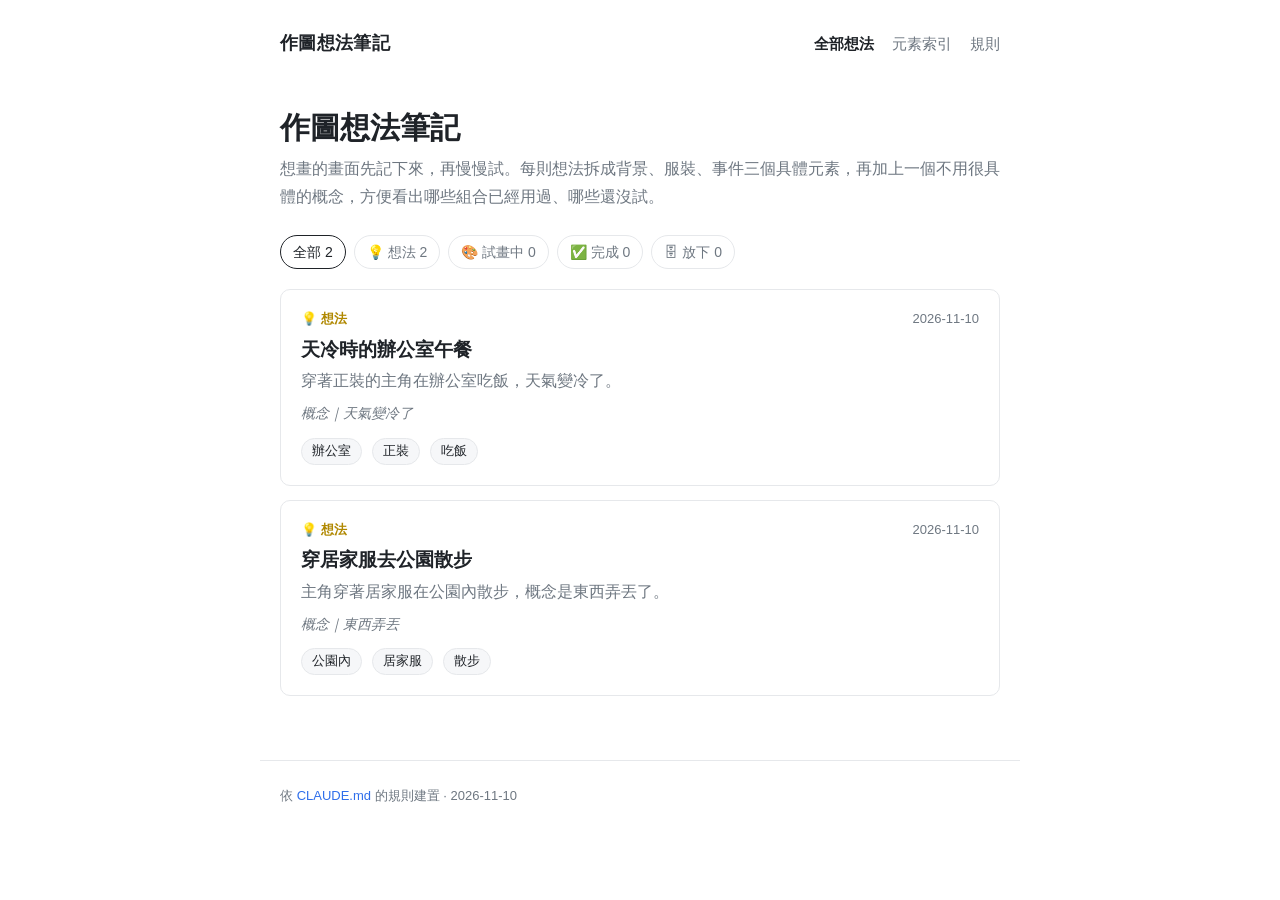
<file: docs/index.html>
<!doctype html>
<html lang="zh-Hant">
<head>
<meta charset="utf-8">
<meta name="viewport" content="width=device-width, initial-scale=1">
<title>全部想法｜作圖想法筆記</title>
<link rel="stylesheet" href="assets/style.css">
</head>
<body>
<header class="site">
  <a class="brand" href="index.html">作圖想法筆記</a>
  <nav><a href="index.html" aria-current="page">全部想法</a><a href="elements.html">元素索引</a><a href="rules.html">規則</a></nav>
</header>
<main>
<section class="intro">
  <h1>作圖想法筆記</h1>
  <p>想畫的畫面先記下來，再慢慢試。每則想法拆成背景、服裝、事件三個具體元素，再加上一個不用很具體的概念，方便看出哪些組合已經用過、哪些還沒試。</p>
</section>
<div class="filters" role="group" aria-label="依狀態篩選"><button class="filter" data-status="all" aria-pressed="true">全部 2</button><button class="filter" data-status="想法" aria-pressed="false">💡 想法 2</button><button class="filter" data-status="試畫中" aria-pressed="false">🎨 試畫中 0</button><button class="filter" data-status="完成" aria-pressed="false">✅ 完成 0</button><button class="filter" data-status="放下" aria-pressed="false">🗄 放下 0</button></div>
<section class="cards">
<article class="card" data-status="想法">
  <div class="card-head"><span class="badge s-0">💡 想法</span><time>2026-11-10</time></div>
  <h2><a href="notes/office-lunch-cold.html">天冷時的辦公室午餐</a></h2>
  <p>穿著正裝的主角在辦公室吃飯，天氣變冷了。</p>
  <p class="concept">概念｜天氣變冷了</p>
  <div class="chips"><a class="chip" href="elements.html#背景-辦公室" title="背景">辦公室</a><a class="chip" href="elements.html#服裝-正裝" title="服裝">正裝</a><a class="chip" href="elements.html#事件-吃飯" title="事件">吃飯</a></div>
</article><article class="card" data-status="想法">
  <div class="card-head"><span class="badge s-0">💡 想法</span><time>2026-11-10</time></div>
  <h2><a href="notes/park-walk-lost.html">穿居家服去公園散步</a></h2>
  <p>主角穿著居家服在公園內散步，概念是東西弄丟了。</p>
  <p class="concept">概念｜東西弄丟</p>
  <div class="chips"><a class="chip" href="elements.html#背景-公園內" title="背景">公園內</a><a class="chip" href="elements.html#服裝-居家服" title="服裝">居家服</a><a class="chip" href="elements.html#事件-散步" title="事件">散步</a></div>
</article>
</section>
</main>
<footer class="site">依 <a href="rules.html">CLAUDE.md</a> 的規則建置 · 2026-11-10</footer>
<script src="assets/app.js"></script>
</body>
</html>
</file>
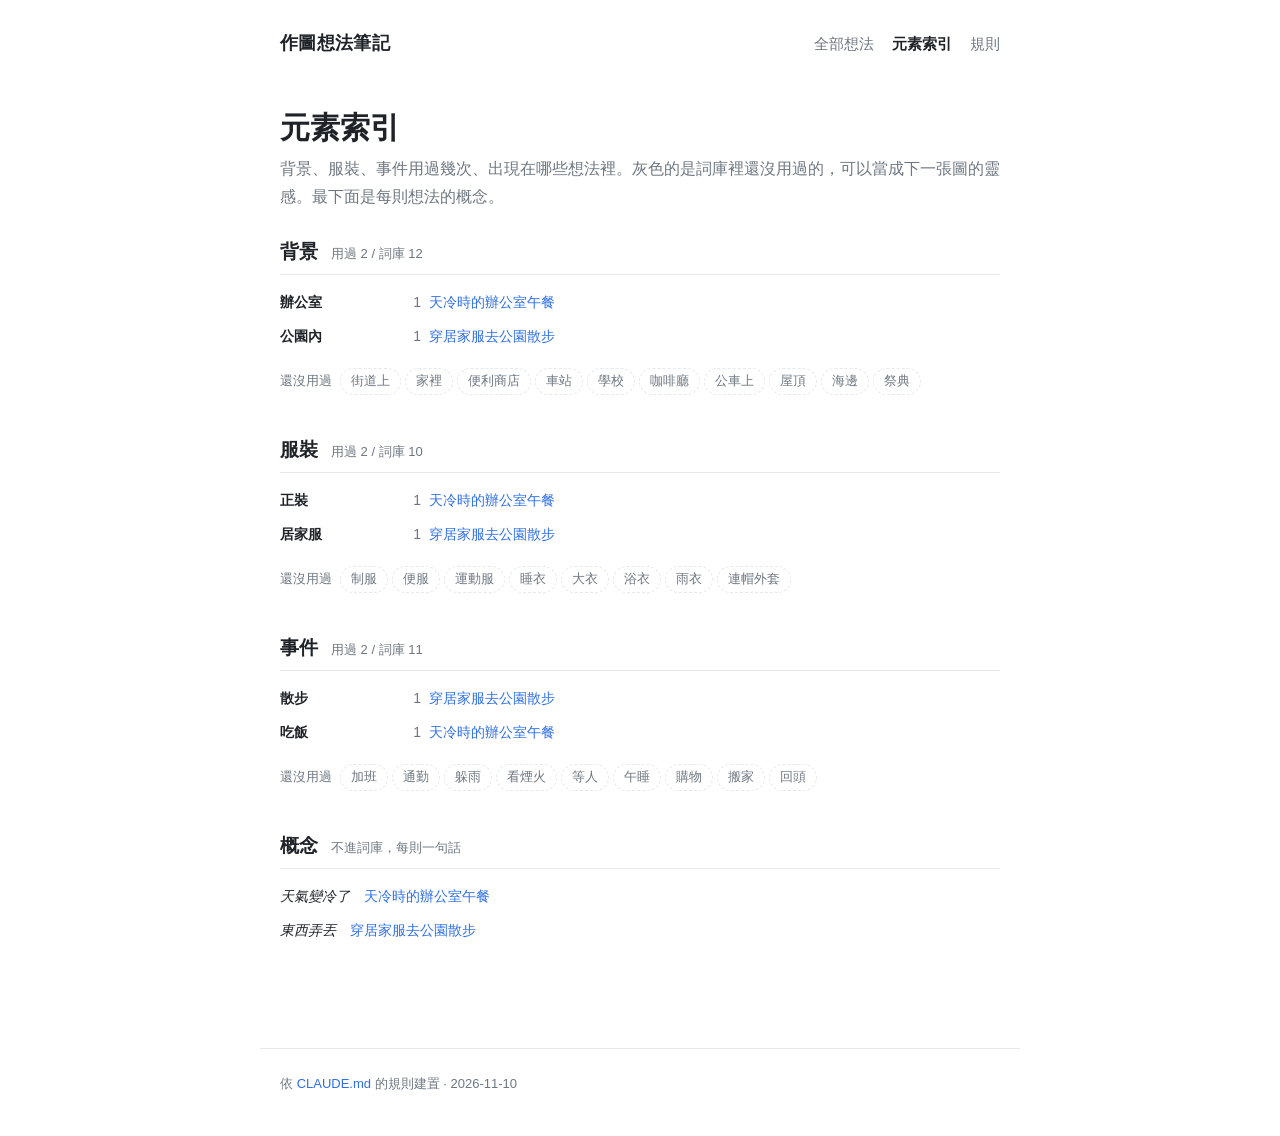
<file: docs/elements.html>
<!doctype html>
<html lang="zh-Hant">
<head>
<meta charset="utf-8">
<meta name="viewport" content="width=device-width, initial-scale=1">
<title>元素索引｜作圖想法筆記</title>
<link rel="stylesheet" href="assets/style.css">
</head>
<body>
<header class="site">
  <a class="brand" href="index.html">作圖想法筆記</a>
  <nav><a href="index.html">全部想法</a><a href="elements.html" aria-current="page">元素索引</a><a href="rules.html">規則</a></nav>
</header>
<main>
<section class="intro">
  <h1>元素索引</h1>
  <p>背景、服裝、事件用過幾次、出現在哪些想法裡。灰色的是詞庫裡還沒用過的，可以當成下一張圖的靈感。最下面是每則想法的概念。</p>
</section>
<section class="dim" id="背景">
  <h2>背景<span class="muted">　用過 2 / 詞庫 12</span></h2>
  <ul class="used"><li id="背景-辦公室"><span class="term">辦公室</span><span class="count">1</span><span class="where"><a href="notes/office-lunch-cold.html">天冷時的辦公室午餐</a></span></li><li id="背景-公園內"><span class="term">公園內</span><span class="count">1</span><span class="where"><a href="notes/park-walk-lost.html">穿居家服去公園散步</a></span></li></ul>
  <div class="unused-wrap"><span class="label">還沒用過</span><span class="chip unused" id="背景-街道上">街道上</span><span class="chip unused" id="背景-家裡">家裡</span><span class="chip unused" id="背景-便利商店">便利商店</span><span class="chip unused" id="背景-車站">車站</span><span class="chip unused" id="背景-學校">學校</span><span class="chip unused" id="背景-咖啡廳">咖啡廳</span><span class="chip unused" id="背景-公車上">公車上</span><span class="chip unused" id="背景-屋頂">屋頂</span><span class="chip unused" id="背景-海邊">海邊</span><span class="chip unused" id="背景-祭典">祭典</span></div>
</section><section class="dim" id="服裝">
  <h2>服裝<span class="muted">　用過 2 / 詞庫 10</span></h2>
  <ul class="used"><li id="服裝-正裝"><span class="term">正裝</span><span class="count">1</span><span class="where"><a href="notes/office-lunch-cold.html">天冷時的辦公室午餐</a></span></li><li id="服裝-居家服"><span class="term">居家服</span><span class="count">1</span><span class="where"><a href="notes/park-walk-lost.html">穿居家服去公園散步</a></span></li></ul>
  <div class="unused-wrap"><span class="label">還沒用過</span><span class="chip unused" id="服裝-制服">制服</span><span class="chip unused" id="服裝-便服">便服</span><span class="chip unused" id="服裝-運動服">運動服</span><span class="chip unused" id="服裝-睡衣">睡衣</span><span class="chip unused" id="服裝-大衣">大衣</span><span class="chip unused" id="服裝-浴衣">浴衣</span><span class="chip unused" id="服裝-雨衣">雨衣</span><span class="chip unused" id="服裝-連帽外套">連帽外套</span></div>
</section><section class="dim" id="事件">
  <h2>事件<span class="muted">　用過 2 / 詞庫 11</span></h2>
  <ul class="used"><li id="事件-散步"><span class="term">散步</span><span class="count">1</span><span class="where"><a href="notes/park-walk-lost.html">穿居家服去公園散步</a></span></li><li id="事件-吃飯"><span class="term">吃飯</span><span class="count">1</span><span class="where"><a href="notes/office-lunch-cold.html">天冷時的辦公室午餐</a></span></li></ul>
  <div class="unused-wrap"><span class="label">還沒用過</span><span class="chip unused" id="事件-加班">加班</span><span class="chip unused" id="事件-通勤">通勤</span><span class="chip unused" id="事件-躲雨">躲雨</span><span class="chip unused" id="事件-看煙火">看煙火</span><span class="chip unused" id="事件-等人">等人</span><span class="chip unused" id="事件-午睡">午睡</span><span class="chip unused" id="事件-購物">購物</span><span class="chip unused" id="事件-搬家">搬家</span><span class="chip unused" id="事件-回頭">回頭</span></div>
</section><section class="dim" id="概念">
  <h2>概念<span class="muted">　不進詞庫，每則一句話</span></h2>
  <ul class="concepts"><li><span class="term">天氣變冷了</span><a href="notes/office-lunch-cold.html">天冷時的辦公室午餐</a></li><li><span class="term">東西弄丟</span><a href="notes/park-walk-lost.html">穿居家服去公園散步</a></li></ul>
</section>
</main>
<footer class="site">依 <a href="rules.html">CLAUDE.md</a> 的規則建置 · 2026-11-10</footer>
<script src="assets/app.js"></script>
</body>
</html>
</file>
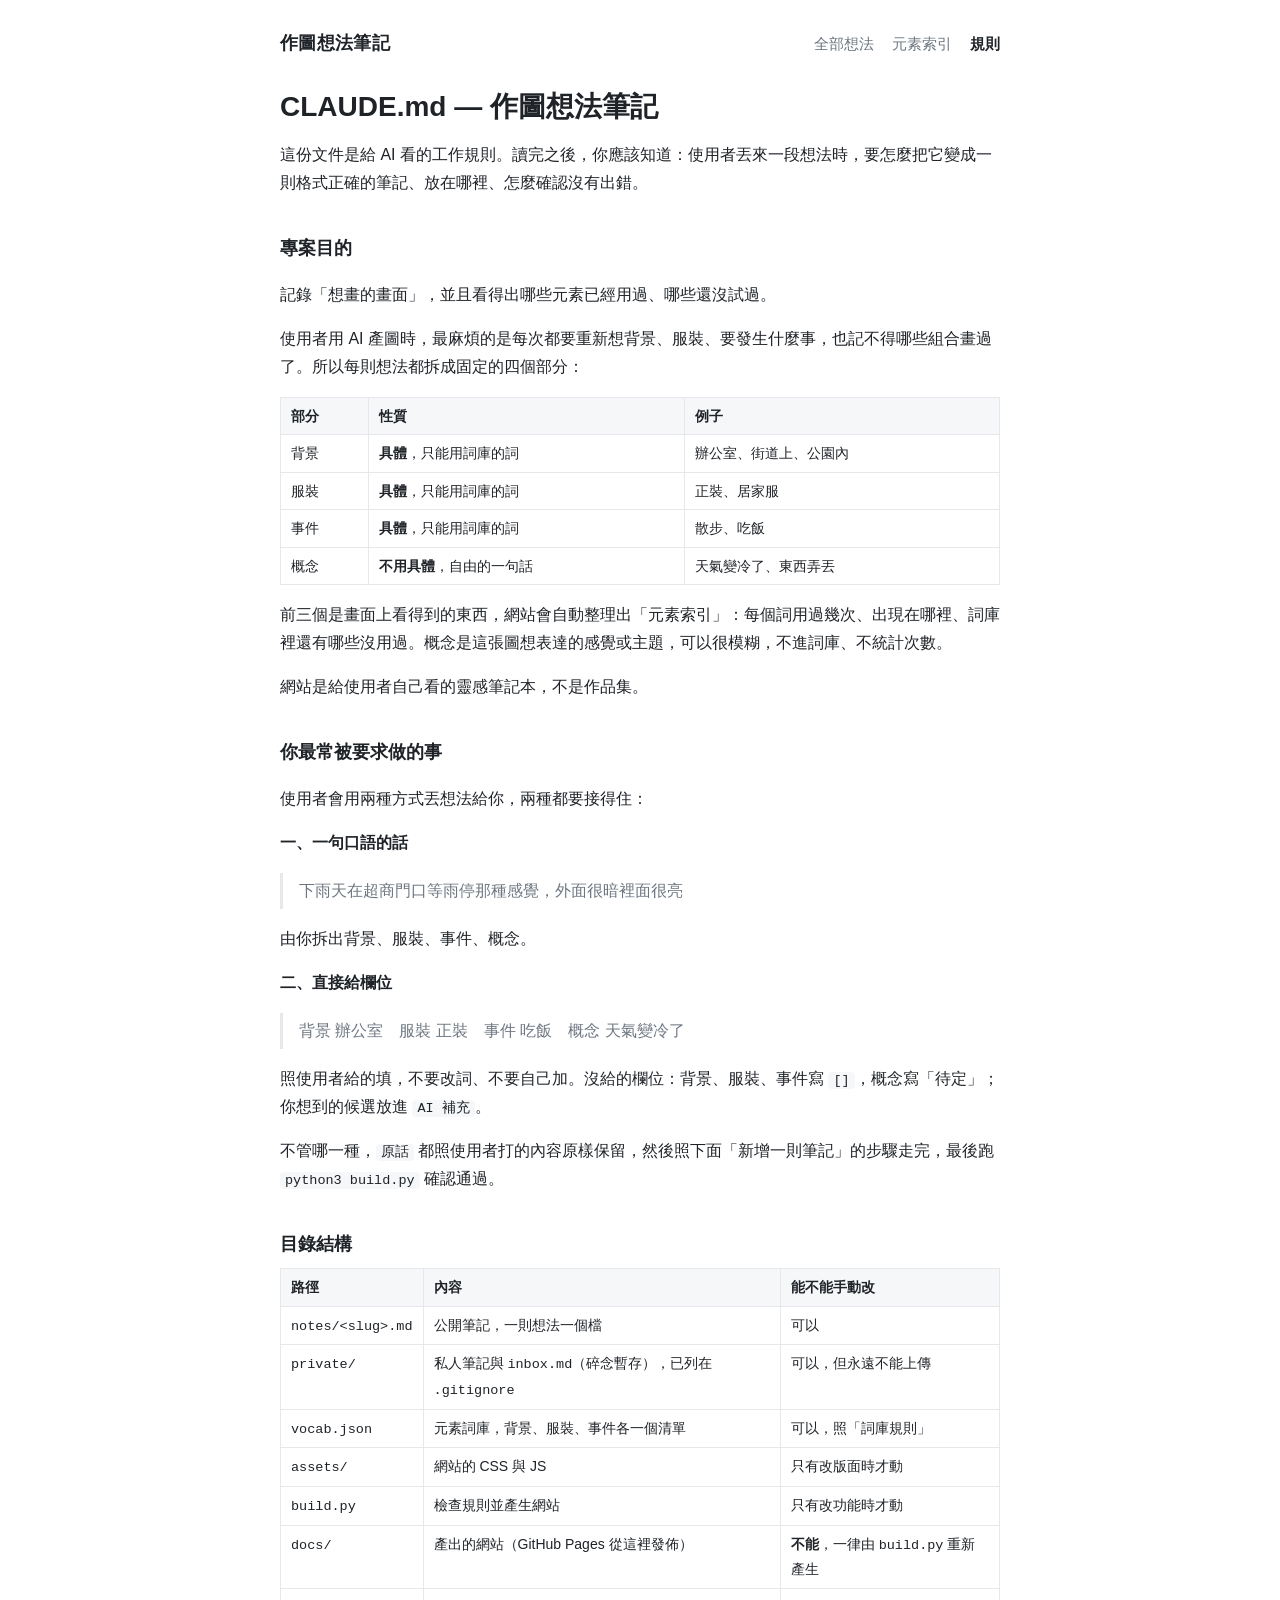
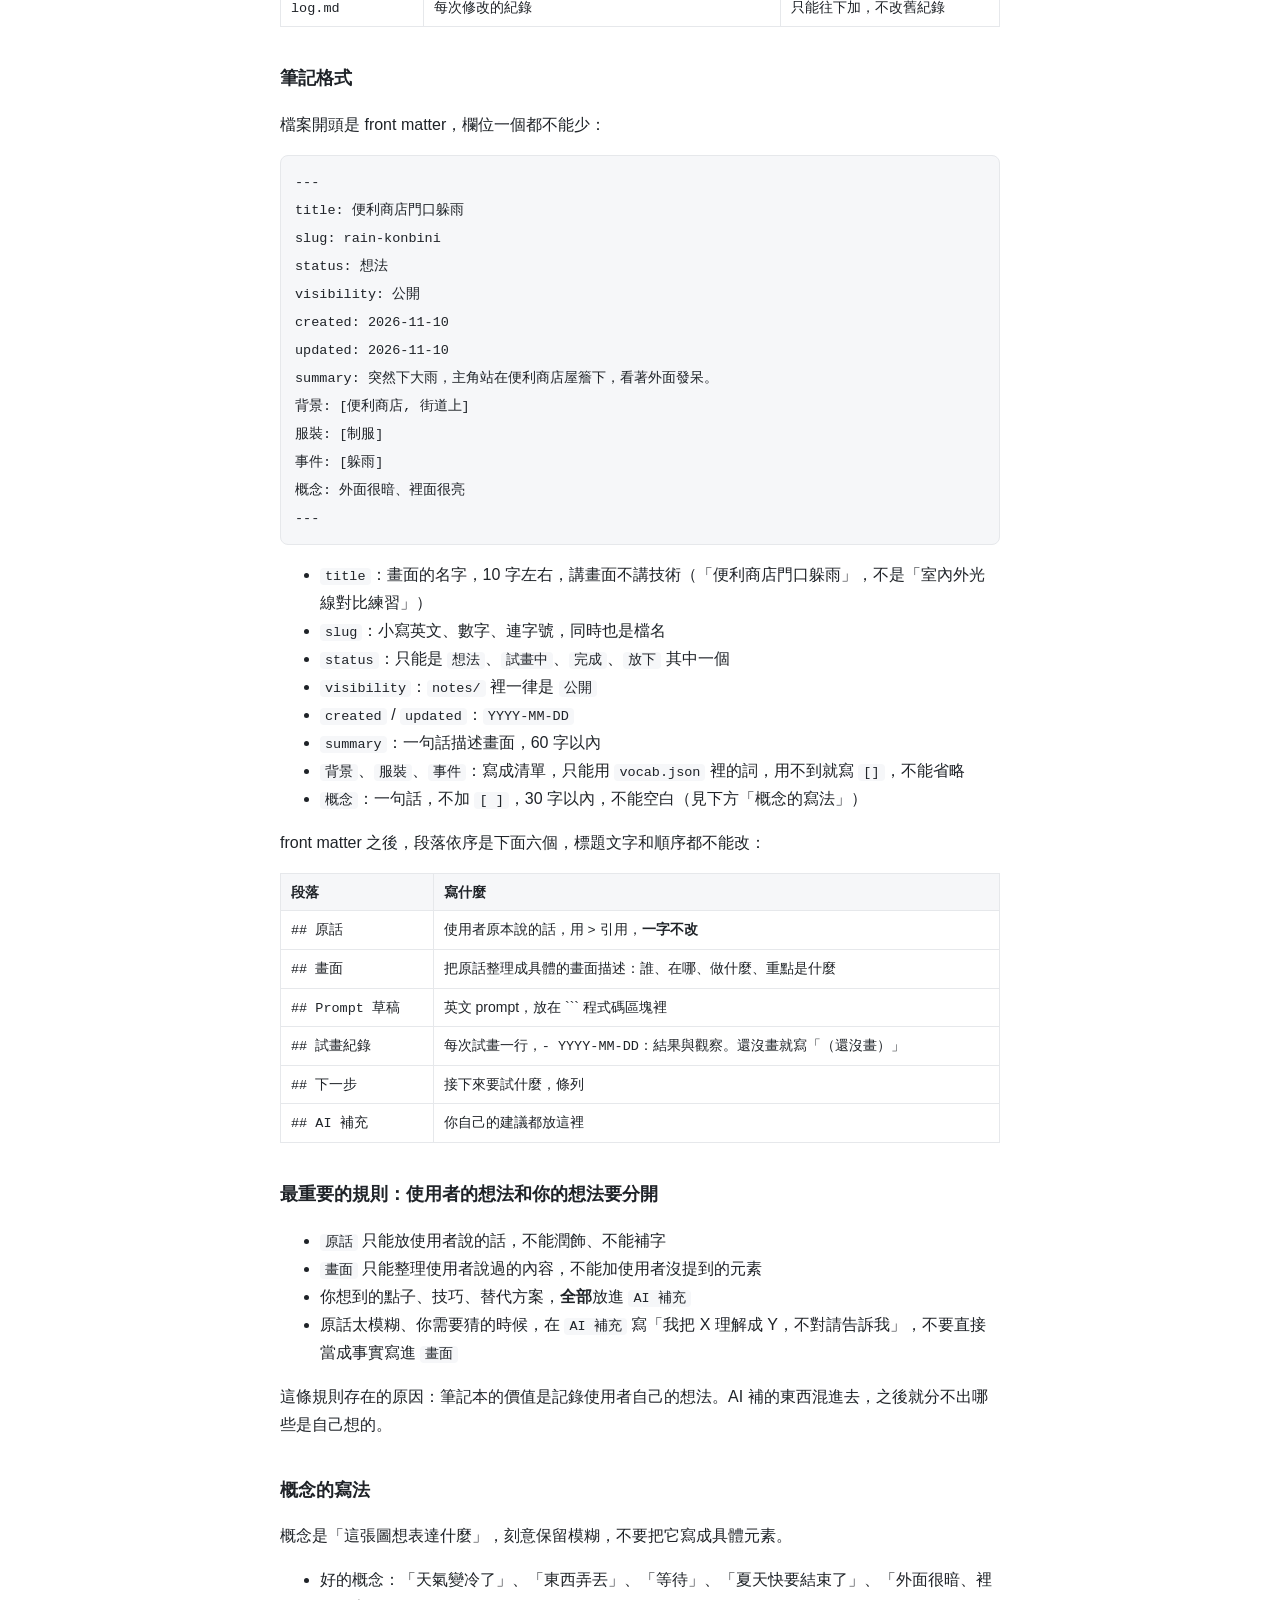
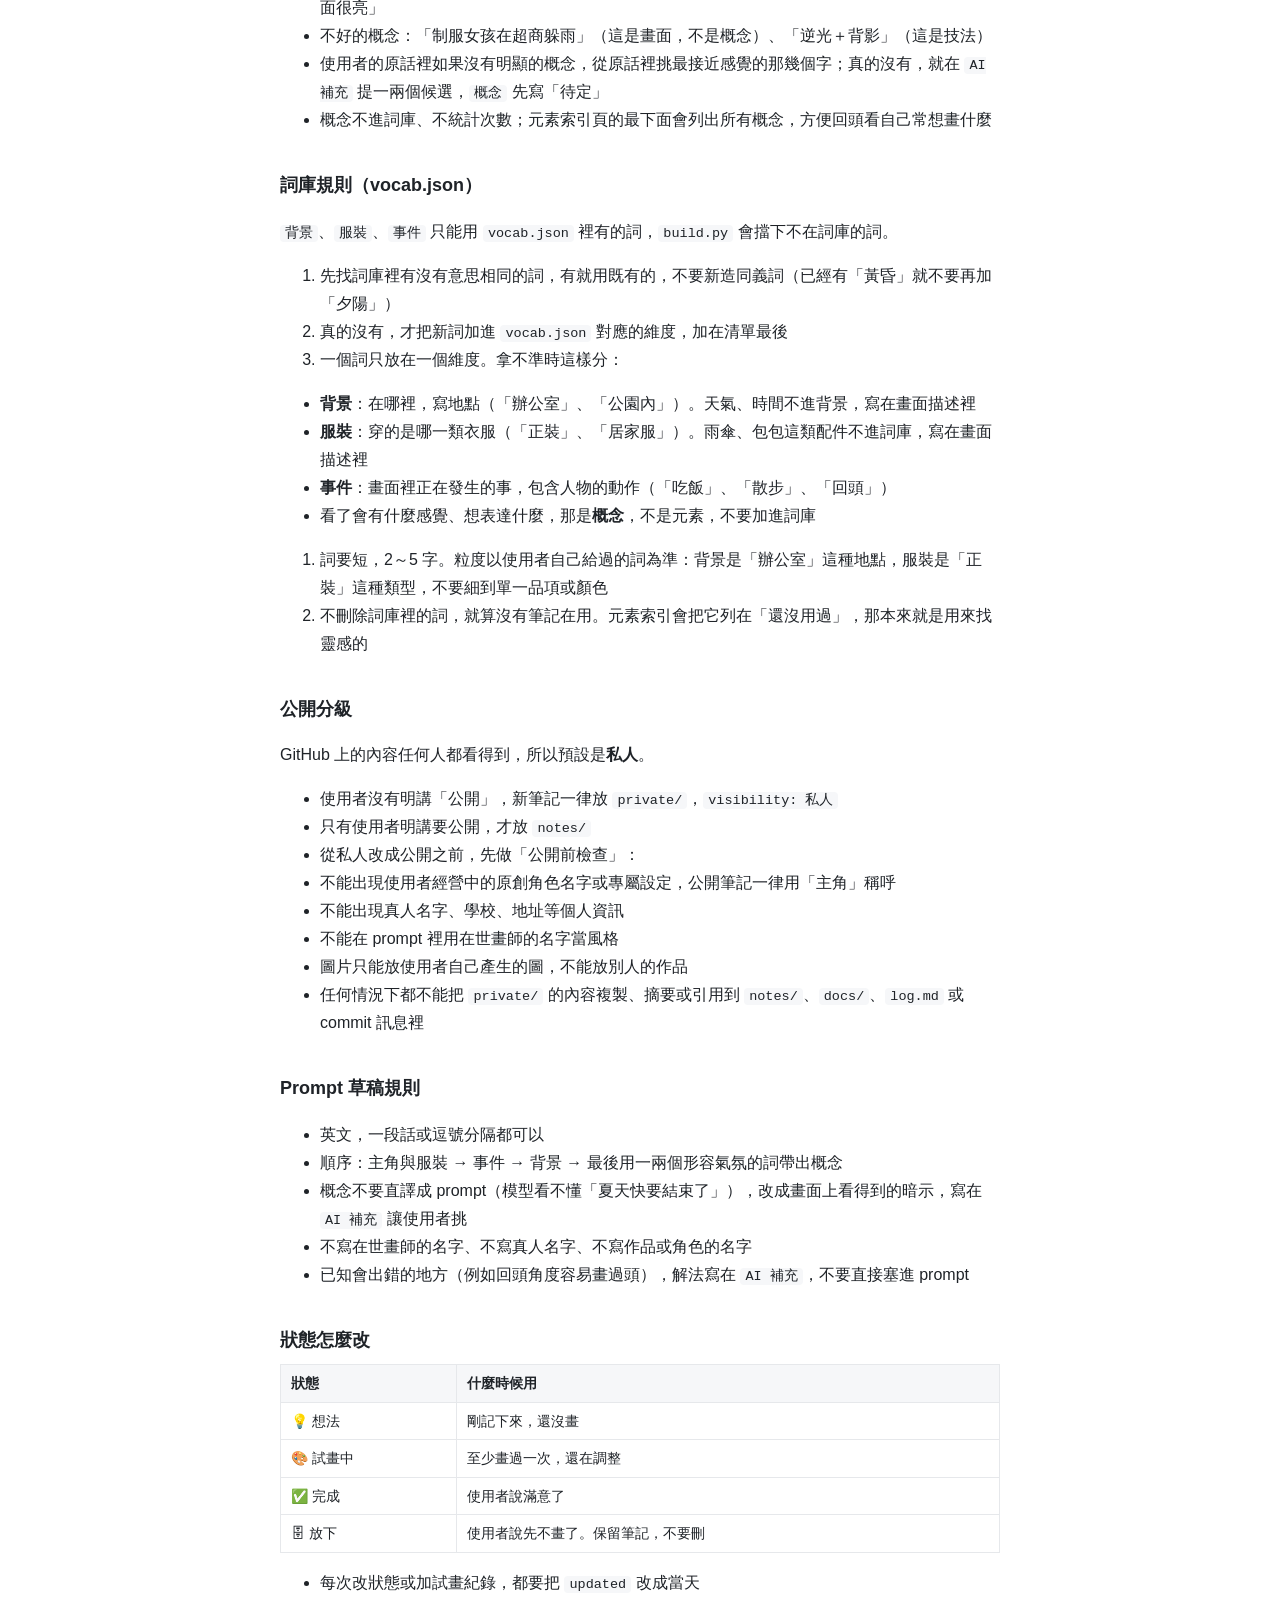
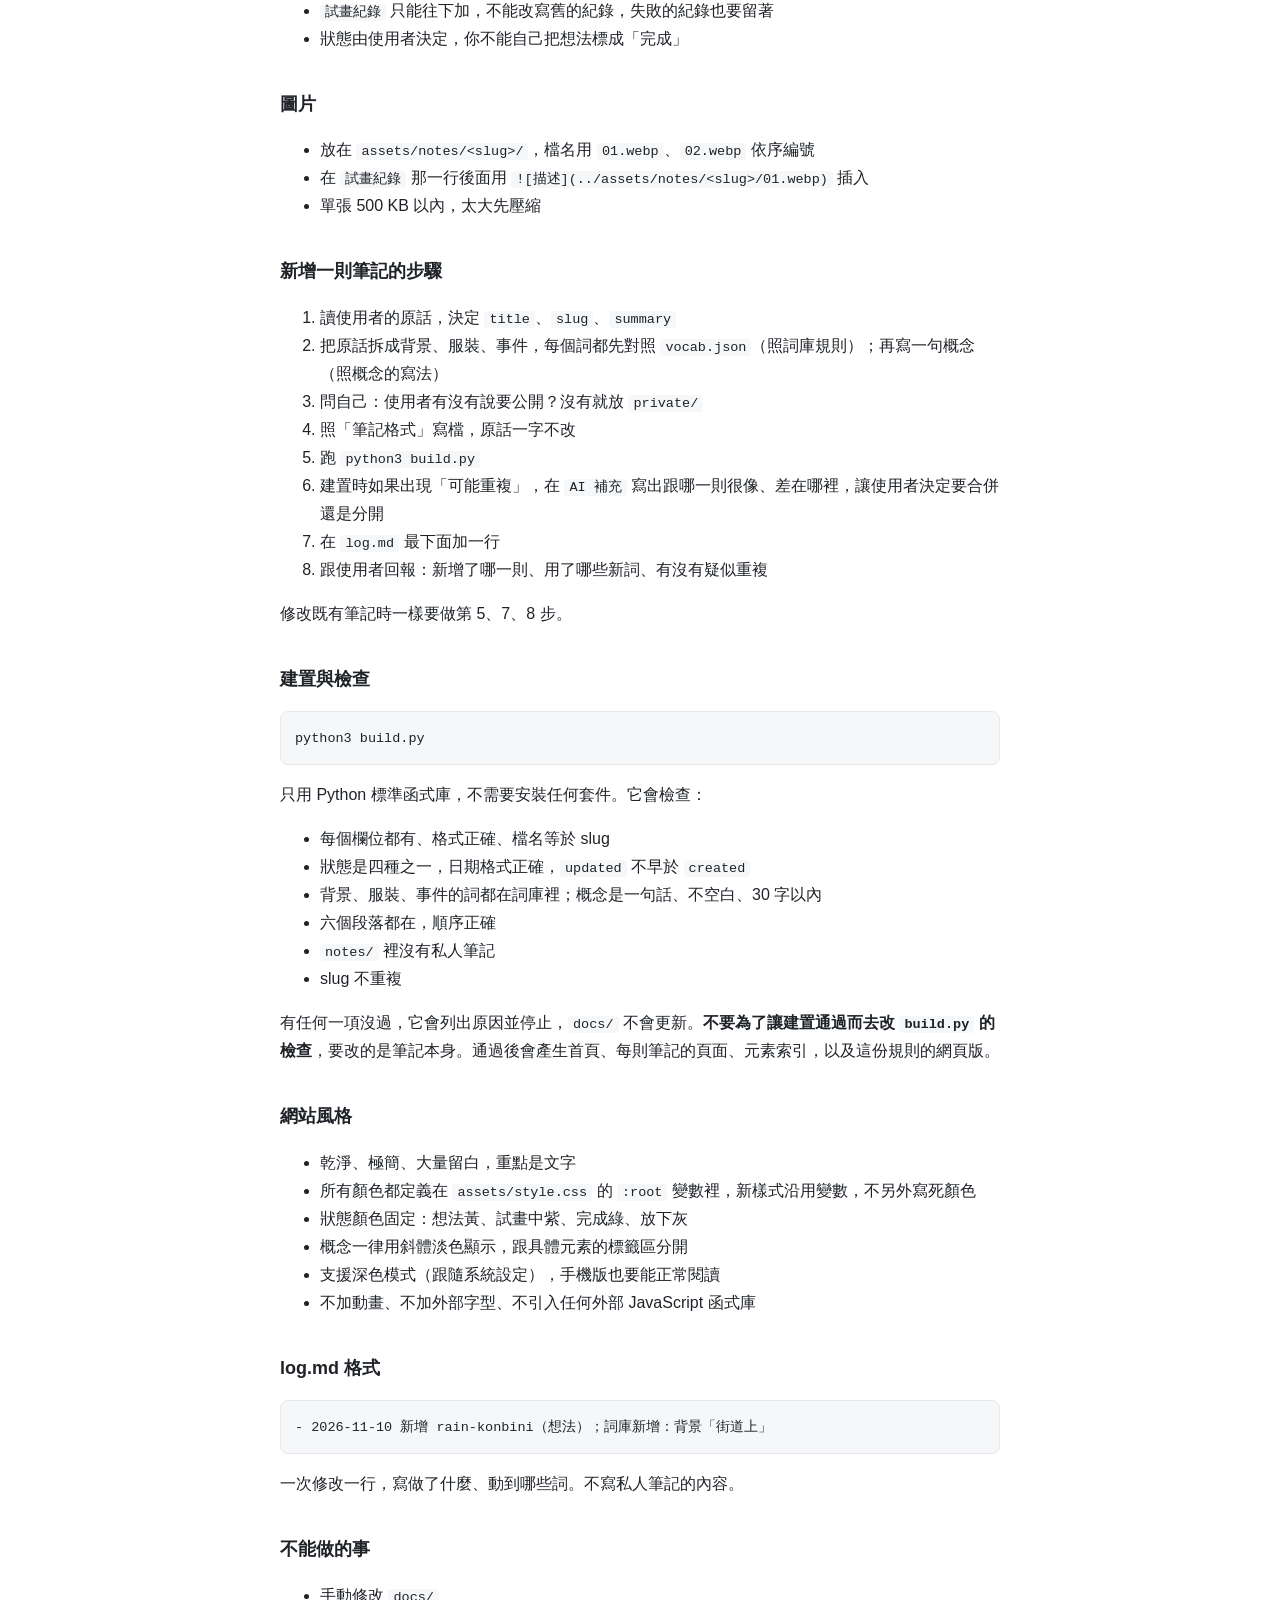
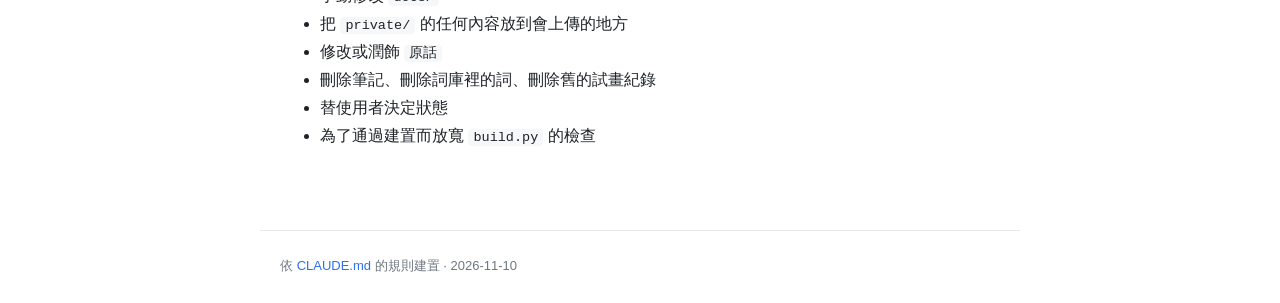
<file: docs/rules.html>
<!doctype html>
<html lang="zh-Hant">
<head>
<meta charset="utf-8">
<meta name="viewport" content="width=device-width, initial-scale=1">
<title>規則｜作圖想法筆記</title>
<link rel="stylesheet" href="assets/style.css">
</head>
<body>
<header class="site">
  <a class="brand" href="index.html">作圖想法筆記</a>
  <nav><a href="index.html">全部想法</a><a href="elements.html">元素索引</a><a href="rules.html" aria-current="page">規則</a></nav>
</header>
<main>
<article class="note rules"><h1 id="CLAUDE.md-—-作圖想法筆記">CLAUDE.md — 作圖想法筆記</h1>
<p>這份文件是給 AI 看的工作規則。讀完之後，你應該知道：使用者丟來一段想法時，要怎麼把它變成一則格式正確的筆記、放在哪裡、怎麼確認沒有出錯。</p>
<h2 id="專案目的">專案目的</h2>
<p>記錄「想畫的畫面」，並且看得出哪些元素已經用過、哪些還沒試過。</p>
<p>使用者用 AI 產圖時，最麻煩的是每次都要重新想背景、服裝、要發生什麼事，也記不得哪些組合畫過了。所以每則想法都拆成固定的四個部分：</p>
<div class="table-wrap"><table><thead><tr><th>部分</th><th>性質</th><th>例子</th></tr></thead><tbody><tr><td>背景</td><td><strong>具體</strong>，只能用詞庫的詞</td><td>辦公室、街道上、公園內</td></tr><tr><td>服裝</td><td><strong>具體</strong>，只能用詞庫的詞</td><td>正裝、居家服</td></tr><tr><td>事件</td><td><strong>具體</strong>，只能用詞庫的詞</td><td>散步、吃飯</td></tr><tr><td>概念</td><td><strong>不用具體</strong>，自由的一句話</td><td>天氣變冷了、東西弄丟</td></tr></tbody></table></div>
<p>前三個是畫面上看得到的東西，網站會自動整理出「元素索引」：每個詞用過幾次、出現在哪裡、詞庫裡還有哪些沒用過。概念是這張圖想表達的感覺或主題，可以很模糊，不進詞庫、不統計次數。</p>
<p>網站是給使用者自己看的靈感筆記本，不是作品集。</p>
<h2 id="你最常被要求做的事">你最常被要求做的事</h2>
<p>使用者會用兩種方式丟想法給你，兩種都要接得住：</p>
<p><strong>一、一句口語的話</strong></p>
<blockquote>下雨天在超商門口等雨停那種感覺，外面很暗裡面很亮</blockquote>
<p>由你拆出背景、服裝、事件、概念。</p>
<p><strong>二、直接給欄位</strong></p>
<blockquote>背景 辦公室　服裝 正裝　事件 吃飯　概念 天氣變冷了</blockquote>
<p>照使用者給的填，不要改詞、不要自己加。沒給的欄位：背景、服裝、事件寫 <code>[]</code>，概念寫「待定」；你想到的候選放進 <code>AI 補充</code>。</p>
<p>不管哪一種，<code>原話</code> 都照使用者打的內容原樣保留，然後照下面「新增一則筆記」的步驟走完，最後跑 <code>python3 build.py</code> 確認通過。</p>
<h2 id="目錄結構">目錄結構</h2>
<div class="table-wrap"><table><thead><tr><th>路徑</th><th>內容</th><th>能不能手動改</th></tr></thead><tbody><tr><td><code>notes/&lt;slug&gt;.md</code></td><td>公開筆記，一則想法一個檔</td><td>可以</td></tr><tr><td><code>private/</code></td><td>私人筆記與 <code>inbox.md</code>（碎念暫存），已列在 <code>.gitignore</code></td><td>可以，但永遠不能上傳</td></tr><tr><td><code>vocab.json</code></td><td>元素詞庫，背景、服裝、事件各一個清單</td><td>可以，照「詞庫規則」</td></tr><tr><td><code>assets/</code></td><td>網站的 CSS 與 JS</td><td>只有改版面時才動</td></tr><tr><td><code>build.py</code></td><td>檢查規則並產生網站</td><td>只有改功能時才動</td></tr><tr><td><code>docs/</code></td><td>產出的網站（GitHub Pages 從這裡發佈）</td><td><strong>不能</strong>，一律由 <code>build.py</code> 重新產生</td></tr><tr><td><code>log.md</code></td><td>每次修改的紀錄</td><td>只能往下加，不改舊紀錄</td></tr></tbody></table></div>
<h2 id="筆記格式">筆記格式</h2>
<p>檔案開頭是 front matter，欄位一個都不能少：</p>
<pre><code>---
title: 便利商店門口躲雨
slug: rain-konbini
status: 想法
visibility: 公開
created: 2026-11-10
updated: 2026-11-10
summary: 突然下大雨，主角站在便利商店屋簷下，看著外面發呆。
背景: [便利商店, 街道上]
服裝: [制服]
事件: [躲雨]
概念: 外面很暗、裡面很亮
---</code></pre>
<ul><li><code>title</code>：畫面的名字，10 字左右，講畫面不講技術（「便利商店門口躲雨」，不是「室內外光線對比練習」）</li><li><code>slug</code>：小寫英文、數字、連字號，同時也是檔名</li><li><code>status</code>：只能是 <code>想法</code>、<code>試畫中</code>、<code>完成</code>、<code>放下</code> 其中一個</li><li><code>visibility</code>：<code>notes/</code> 裡一律是 <code>公開</code></li><li><code>created</code> / <code>updated</code>：<code>YYYY-MM-DD</code></li><li><code>summary</code>：一句話描述畫面，60 字以內</li><li><code>背景</code>、<code>服裝</code>、<code>事件</code>：寫成清單，只能用 <code>vocab.json</code> 裡的詞，用不到就寫 <code>[]</code>，不能省略</li><li><code>概念</code>：一句話，不加 <code>[ ]</code>，30 字以內，不能空白（見下方「概念的寫法」）</li></ul>
<p>front matter 之後，段落依序是下面六個，標題文字和順序都不能改：</p>
<div class="table-wrap"><table><thead><tr><th>段落</th><th>寫什麼</th></tr></thead><tbody><tr><td><code>## 原話</code></td><td>使用者原本說的話，用 <code>&gt;</code> 引用，<strong>一字不改</strong></td></tr><tr><td><code>## 畫面</code></td><td>把原話整理成具體的畫面描述：誰、在哪、做什麼、重點是什麼</td></tr><tr><td><code>## Prompt 草稿</code></td><td>英文 prompt，放在 ``` 程式碼區塊裡</td></tr><tr><td><code>## 試畫紀錄</code></td><td>每次試畫一行，<code>- YYYY-MM-DD：結果與觀察</code>。還沒畫就寫「（還沒畫）」</td></tr><tr><td><code>## 下一步</code></td><td>接下來要試什麼，條列</td></tr><tr><td><code>## AI 補充</code></td><td>你自己的建議都放這裡</td></tr></tbody></table></div>
<h2 id="最重要的規則：使用者的想法和你的想法要分開">最重要的規則：使用者的想法和你的想法要分開</h2>
<ul><li><code>原話</code> 只能放使用者說的話，不能潤飾、不能補字</li><li><code>畫面</code> 只能整理使用者說過的內容，不能加使用者沒提到的元素</li><li>你想到的點子、技巧、替代方案，<strong>全部</strong>放進 <code>AI 補充</code></li><li>原話太模糊、你需要猜的時候，在 <code>AI 補充</code> 寫「我把 X 理解成 Y，不對請告訴我」，不要直接當成事實寫進 <code>畫面</code></li></ul>
<p>這條規則存在的原因：筆記本的價值是記錄使用者自己的想法。AI 補的東西混進去，之後就分不出哪些是自己想的。</p>
<h2 id="概念的寫法">概念的寫法</h2>
<p>概念是「這張圖想表達什麼」，刻意保留模糊，不要把它寫成具體元素。</p>
<ul><li>好的概念：「天氣變冷了」、「東西弄丟」、「等待」、「夏天快要結束了」、「外面很暗、裡面很亮」</li><li>不好的概念：「制服女孩在超商躲雨」（這是畫面，不是概念）、「逆光＋背影」（這是技法）</li><li>使用者的原話裡如果沒有明顯的概念，從原話裡挑最接近感覺的那幾個字；真的沒有，就在 <code>AI 補充</code> 提一兩個候選，<code>概念</code> 先寫「待定」</li><li>概念不進詞庫、不統計次數；元素索引頁的最下面會列出所有概念，方便回頭看自己常想畫什麼</li></ul>
<h2 id="詞庫規則（vocab.json）">詞庫規則（vocab.json）</h2>
<p><code>背景</code>、<code>服裝</code>、<code>事件</code> 只能用 <code>vocab.json</code> 裡有的詞，<code>build.py</code> 會擋下不在詞庫的詞。</p>
<ol><li>先找詞庫裡有沒有意思相同的詞，有就用既有的，不要新造同義詞（已經有「黃昏」就不要再加「夕陽」）</li><li>真的沒有，才把新詞加進 <code>vocab.json</code> 對應的維度，加在清單最後</li><li>一個詞只放在一個維度。拿不準時這樣分：</li></ol>
<ul><li><strong>背景</strong>：在哪裡，寫地點（「辦公室」、「公園內」）。天氣、時間不進背景，寫在畫面描述裡</li><li><strong>服裝</strong>：穿的是哪一類衣服（「正裝」、「居家服」）。雨傘、包包這類配件不進詞庫，寫在畫面描述裡</li><li><strong>事件</strong>：畫面裡正在發生的事，包含人物的動作（「吃飯」、「散步」、「回頭」）</li><li>看了會有什麼感覺、想表達什麼，那是<strong>概念</strong>，不是元素，不要加進詞庫</li></ul>
<ol><li>詞要短，2～5 字。粒度以使用者自己給過的詞為準：背景是「辦公室」這種地點，服裝是「正裝」這種類型，不要細到單一品項或顏色</li><li>不刪除詞庫裡的詞，就算沒有筆記在用。元素索引會把它列在「還沒用過」，那本來就是用來找靈感的</li></ol>
<h2 id="公開分級">公開分級</h2>
<p>GitHub 上的內容任何人都看得到，所以預設是<strong>私人</strong>。</p>
<ul><li>使用者沒有明講「公開」，新筆記一律放 <code>private/</code>，<code>visibility: 私人</code></li><li>只有使用者明講要公開，才放 <code>notes/</code></li><li>從私人改成公開之前，先做「公開前檢查」：</li><li>不能出現使用者經營中的原創角色名字或專屬設定，公開筆記一律用「主角」稱呼</li><li>不能出現真人名字、學校、地址等個人資訊</li><li>不能在 prompt 裡用在世畫師的名字當風格</li><li>圖片只能放使用者自己產生的圖，不能放別人的作品</li><li>任何情況下都不能把 <code>private/</code> 的內容複製、摘要或引用到 <code>notes/</code>、<code>docs/</code>、<code>log.md</code> 或 commit 訊息裡</li></ul>
<h2 id="Prompt-草稿規則">Prompt 草稿規則</h2>
<ul><li>英文，一段話或逗號分隔都可以</li><li>順序：主角與服裝 → 事件 → 背景 → 最後用一兩個形容氣氛的詞帶出概念</li><li>概念不要直譯成 prompt（模型看不懂「夏天快要結束了」），改成畫面上看得到的暗示，寫在 <code>AI 補充</code> 讓使用者挑</li><li>不寫在世畫師的名字、不寫真人名字、不寫作品或角色的名字</li><li>已知會出錯的地方（例如回頭角度容易畫過頭），解法寫在 <code>AI 補充</code>，不要直接塞進 prompt</li></ul>
<h2 id="狀態怎麼改">狀態怎麼改</h2>
<div class="table-wrap"><table><thead><tr><th>狀態</th><th>什麼時候用</th></tr></thead><tbody><tr><td>💡 想法</td><td>剛記下來，還沒畫</td></tr><tr><td>🎨 試畫中</td><td>至少畫過一次，還在調整</td></tr><tr><td>✅ 完成</td><td>使用者說滿意了</td></tr><tr><td>🗄 放下</td><td>使用者說先不畫了。保留筆記，不要刪</td></tr></tbody></table></div>
<ul><li>每次改狀態或加試畫紀錄，都要把 <code>updated</code> 改成當天</li><li><code>試畫紀錄</code> 只能往下加，不能改寫舊的紀錄，失敗的紀錄也要留著</li><li>狀態由使用者決定，你不能自己把想法標成「完成」</li></ul>
<h2 id="圖片">圖片</h2>
<ul><li>放在 <code>assets/notes/&lt;slug&gt;/</code>，檔名用 <code>01.webp</code>、<code>02.webp</code> 依序編號</li><li>在 <code>試畫紀錄</code> 那一行後面用 <code>![描述](../assets/notes/&lt;slug&gt;/01.webp)</code> 插入</li><li>單張 500 KB 以內，太大先壓縮</li></ul>
<h2 id="新增一則筆記的步驟">新增一則筆記的步驟</h2>
<ol><li>讀使用者的原話，決定 <code>title</code>、<code>slug</code>、<code>summary</code></li><li>把原話拆成背景、服裝、事件，每個詞都先對照 <code>vocab.json</code>（照詞庫規則）；再寫一句概念（照概念的寫法）</li><li>問自己：使用者有沒有說要公開？沒有就放 <code>private/</code></li><li>照「筆記格式」寫檔，原話一字不改</li><li>跑 <code>python3 build.py</code></li><li>建置時如果出現「可能重複」，在 <code>AI 補充</code> 寫出跟哪一則很像、差在哪裡，讓使用者決定要合併還是分開</li><li>在 <code>log.md</code> 最下面加一行</li><li>跟使用者回報：新增了哪一則、用了哪些新詞、有沒有疑似重複</li></ol>
<p>修改既有筆記時一樣要做第 5、7、8 步。</p>
<h2 id="建置與檢查">建置與檢查</h2>
<pre><code>python3 build.py</code></pre>
<p>只用 Python 標準函式庫，不需要安裝任何套件。它會檢查：</p>
<ul><li>每個欄位都有、格式正確、檔名等於 slug</li><li>狀態是四種之一，日期格式正確，<code>updated</code> 不早於 <code>created</code></li><li>背景、服裝、事件的詞都在詞庫裡；概念是一句話、不空白、30 字以內</li><li>六個段落都在，順序正確</li><li><code>notes/</code> 裡沒有私人筆記</li><li>slug 不重複</li></ul>
<p>有任何一項沒過，它會列出原因並停止，<code>docs/</code> 不會更新。<strong>不要為了讓建置通過而去改 <code>build.py</code> 的檢查</strong>，要改的是筆記本身。通過後會產生首頁、每則筆記的頁面、元素索引，以及這份規則的網頁版。</p>
<h2 id="網站風格">網站風格</h2>
<ul><li>乾淨、極簡、大量留白，重點是文字</li><li>所有顏色都定義在 <code>assets/style.css</code> 的 <code>:root</code> 變數裡，新樣式沿用變數，不另外寫死顏色</li><li>狀態顏色固定：想法黃、試畫中紫、完成綠、放下灰</li><li>概念一律用斜體淡色顯示，跟具體元素的標籤區分開</li><li>支援深色模式（跟隨系統設定），手機版也要能正常閱讀</li><li>不加動畫、不加外部字型、不引入任何外部 JavaScript 函式庫</li></ul>
<h2 id="log.md-格式">log.md 格式</h2>
<pre><code>- 2026-11-10 新增 rain-konbini（想法）；詞庫新增：背景「街道上」</code></pre>
<p>一次修改一行，寫做了什麼、動到哪些詞。不寫私人筆記的內容。</p>
<h2 id="不能做的事">不能做的事</h2>
<ul><li>手動修改 <code>docs/</code></li><li>把 <code>private/</code> 的任何內容放到會上傳的地方</li><li>修改或潤飾 <code>原話</code></li><li>刪除筆記、刪除詞庫裡的詞、刪除舊的試畫紀錄</li><li>替使用者決定狀態</li><li>為了通過建置而放寬 <code>build.py</code> 的檢查</li></ul></article>
</main>
<footer class="site">依 <a href="rules.html">CLAUDE.md</a> 的規則建置 · 2026-11-10</footer>
<script src="assets/app.js"></script>
</body>
</html>
</file>
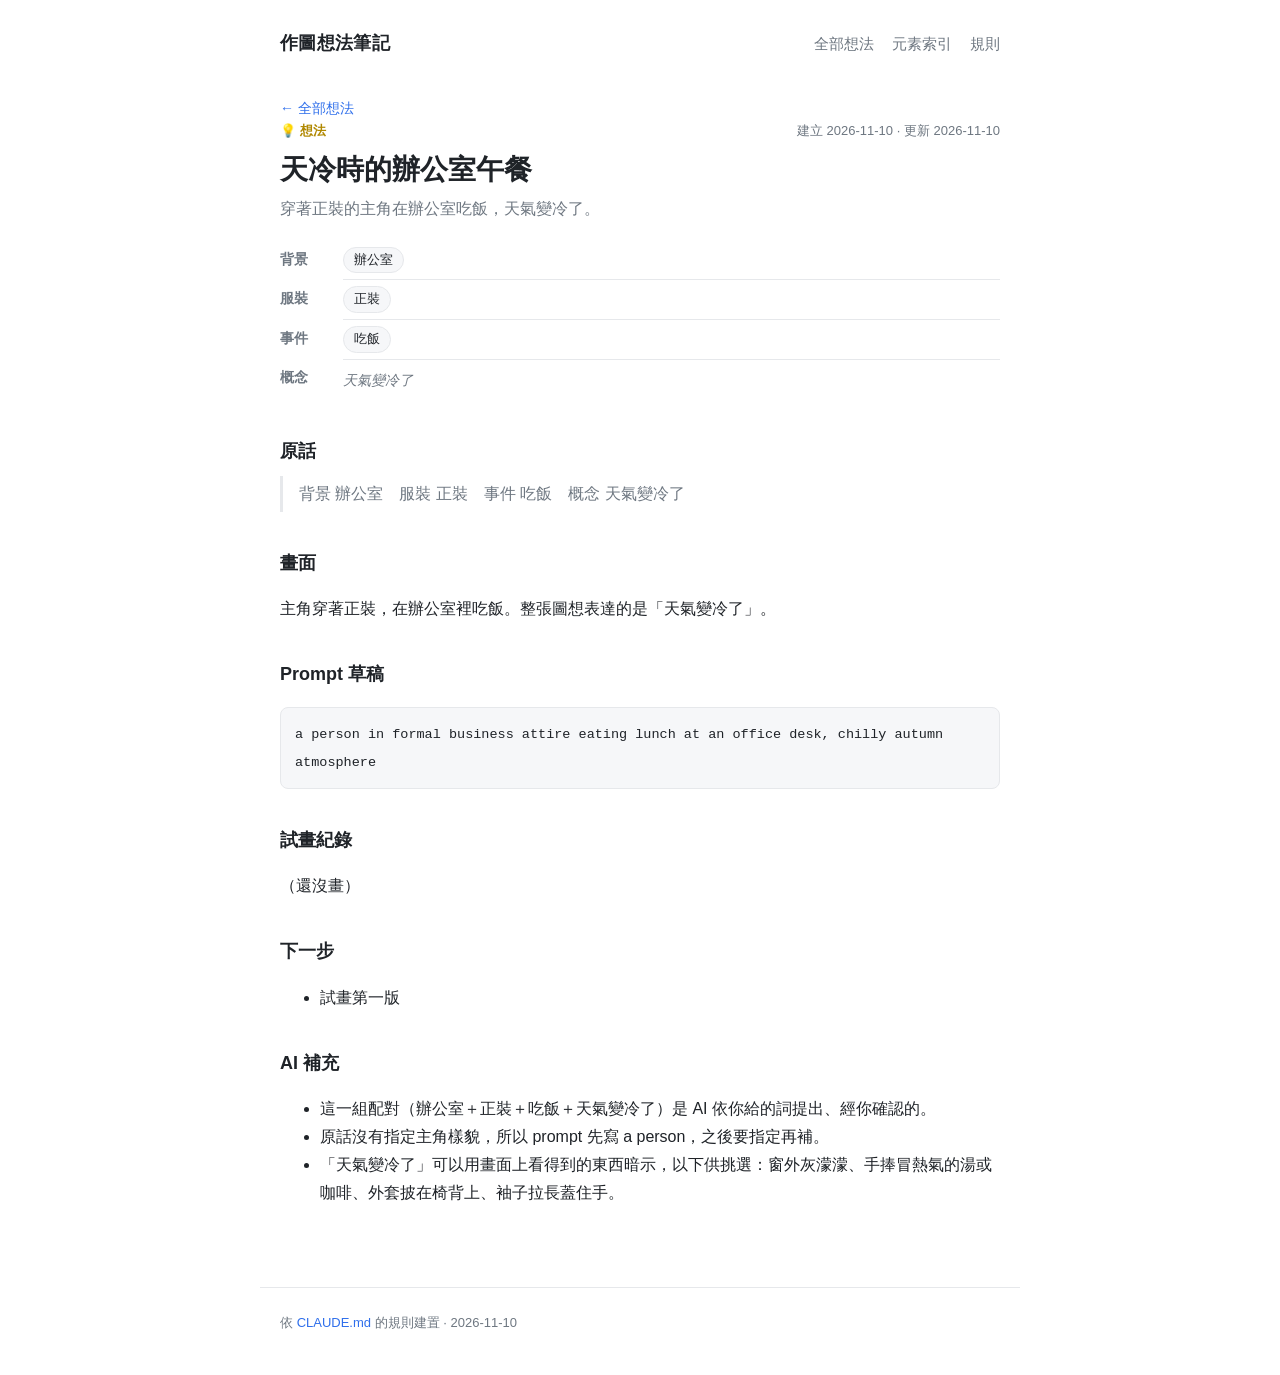
<file: docs/notes/office-lunch-cold.html>
<!doctype html>
<html lang="zh-Hant">
<head>
<meta charset="utf-8">
<meta name="viewport" content="width=device-width, initial-scale=1">
<title>天冷時的辦公室午餐｜作圖想法筆記</title>
<link rel="stylesheet" href="../assets/style.css">
</head>
<body>
<header class="site">
  <a class="brand" href="../index.html">作圖想法筆記</a>
  <nav><a href="../index.html">全部想法</a><a href="../elements.html">元素索引</a><a href="../rules.html">規則</a></nav>
</header>
<main>
<p class="back"><a href="../index.html">← 全部想法</a></p>
<article class="note">
  <div class="card-head"><span class="badge s-0">💡 想法</span><time>建立 2026-11-10 · 更新 2026-11-10</time></div>
  <h1>天冷時的辦公室午餐</h1>
  <p class="summary">穿著正裝的主角在辦公室吃飯，天氣變冷了。</p>
  <table class="elements"><tr><th>背景</th><td><a class=chip href=../elements.html#背景-辦公室>辦公室</a></td></tr><tr><th>服裝</th><td><a class=chip href=../elements.html#服裝-正裝>正裝</a></td></tr><tr><th>事件</th><td><a class=chip href=../elements.html#事件-吃飯>吃飯</a></td></tr><tr class="concept-row"><th>概念</th><td>天氣變冷了</td></tr></table>
  <h2 id="原話">原話</h2>
<blockquote>背景 辦公室　服裝 正裝　事件 吃飯　概念 天氣變冷了</blockquote>
<h2 id="畫面">畫面</h2>
<p>主角穿著正裝，在辦公室裡吃飯。整張圖想表達的是「天氣變冷了」。</p>
<h2 id="Prompt-草稿">Prompt 草稿</h2>
<pre><code>a person in formal business attire eating lunch at an office desk, chilly autumn atmosphere</code></pre>
<h2 id="試畫紀錄">試畫紀錄</h2>
<p>（還沒畫）</p>
<h2 id="下一步">下一步</h2>
<ul><li>試畫第一版</li></ul>
<h2 id="AI-補充">AI 補充</h2>
<ul><li>這一組配對（辦公室＋正裝＋吃飯＋天氣變冷了）是 AI 依你給的詞提出、經你確認的。</li><li>原話沒有指定主角樣貌，所以 prompt 先寫 a person，之後要指定再補。</li><li>「天氣變冷了」可以用畫面上看得到的東西暗示，以下供挑選：窗外灰濛濛、手捧冒熱氣的湯或咖啡、外套披在椅背上、袖子拉長蓋住手。</li></ul>
</article>

</main>
<footer class="site">依 <a href="../rules.html">CLAUDE.md</a> 的規則建置 · 2026-11-10</footer>
<script src="../assets/app.js"></script>
</body>
</html>
</file>
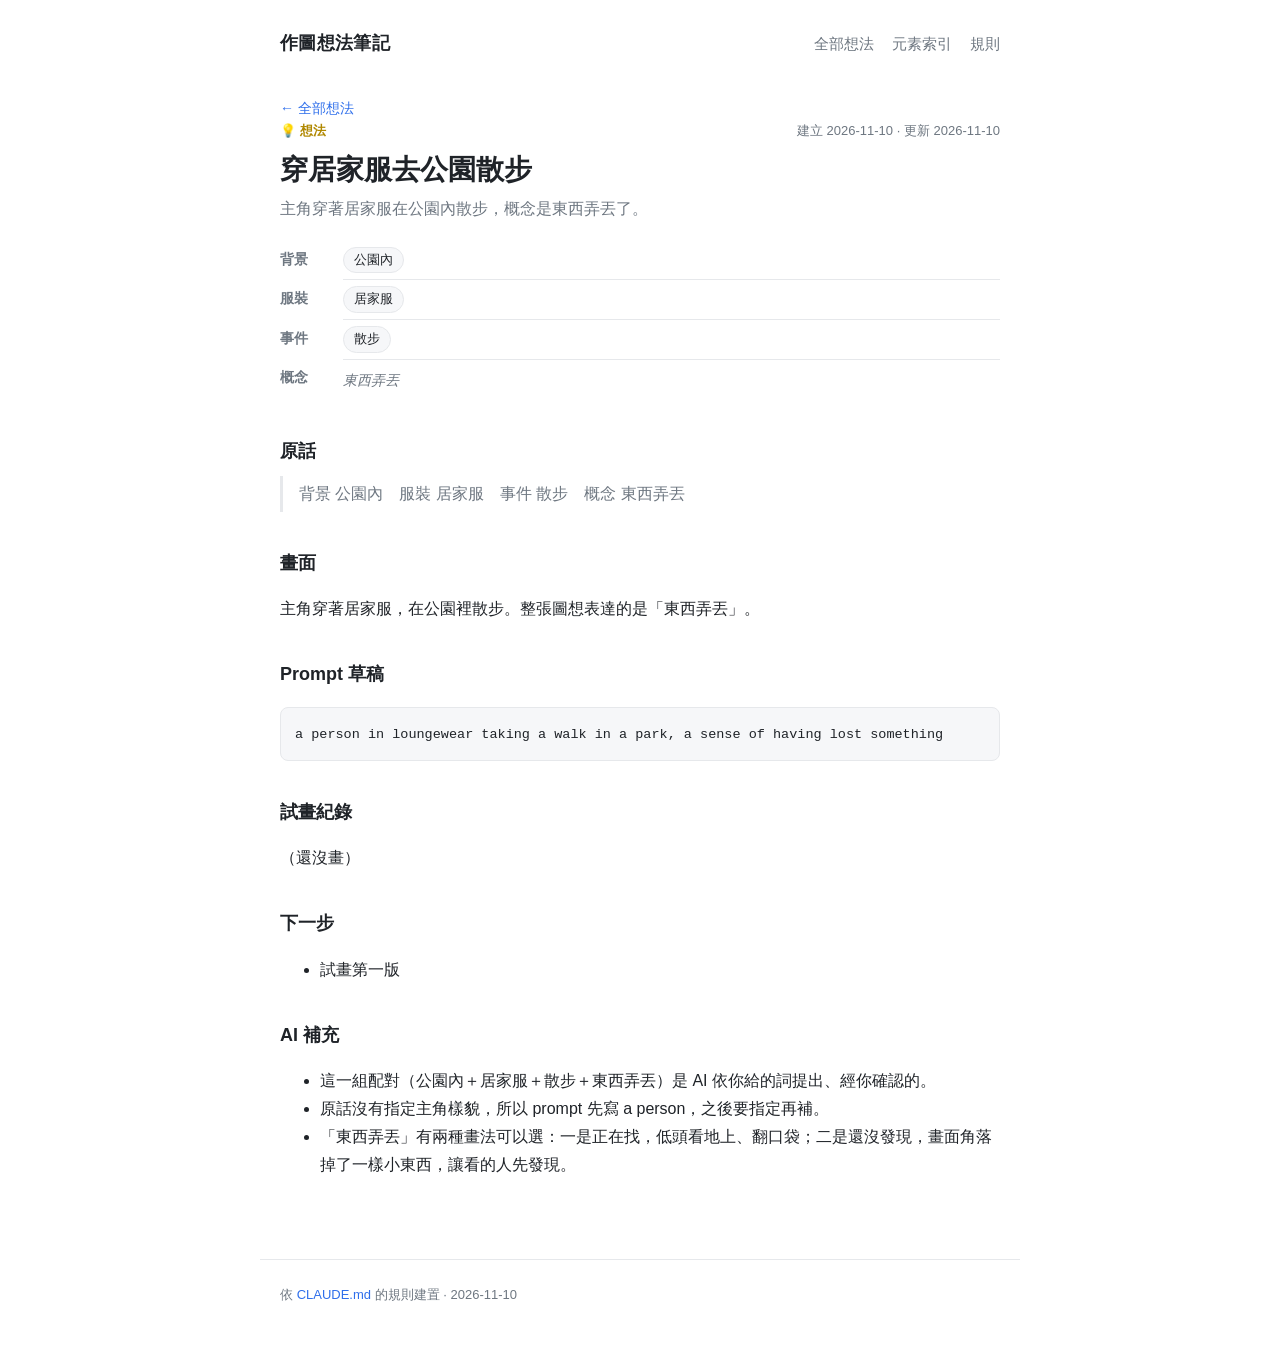
<file: docs/notes/park-walk-lost.html>
<!doctype html>
<html lang="zh-Hant">
<head>
<meta charset="utf-8">
<meta name="viewport" content="width=device-width, initial-scale=1">
<title>穿居家服去公園散步｜作圖想法筆記</title>
<link rel="stylesheet" href="../assets/style.css">
</head>
<body>
<header class="site">
  <a class="brand" href="../index.html">作圖想法筆記</a>
  <nav><a href="../index.html">全部想法</a><a href="../elements.html">元素索引</a><a href="../rules.html">規則</a></nav>
</header>
<main>
<p class="back"><a href="../index.html">← 全部想法</a></p>
<article class="note">
  <div class="card-head"><span class="badge s-0">💡 想法</span><time>建立 2026-11-10 · 更新 2026-11-10</time></div>
  <h1>穿居家服去公園散步</h1>
  <p class="summary">主角穿著居家服在公園內散步，概念是東西弄丟了。</p>
  <table class="elements"><tr><th>背景</th><td><a class=chip href=../elements.html#背景-公園內>公園內</a></td></tr><tr><th>服裝</th><td><a class=chip href=../elements.html#服裝-居家服>居家服</a></td></tr><tr><th>事件</th><td><a class=chip href=../elements.html#事件-散步>散步</a></td></tr><tr class="concept-row"><th>概念</th><td>東西弄丟</td></tr></table>
  <h2 id="原話">原話</h2>
<blockquote>背景 公園內　服裝 居家服　事件 散步　概念 東西弄丟</blockquote>
<h2 id="畫面">畫面</h2>
<p>主角穿著居家服，在公園裡散步。整張圖想表達的是「東西弄丟」。</p>
<h2 id="Prompt-草稿">Prompt 草稿</h2>
<pre><code>a person in loungewear taking a walk in a park, a sense of having lost something</code></pre>
<h2 id="試畫紀錄">試畫紀錄</h2>
<p>（還沒畫）</p>
<h2 id="下一步">下一步</h2>
<ul><li>試畫第一版</li></ul>
<h2 id="AI-補充">AI 補充</h2>
<ul><li>這一組配對（公園內＋居家服＋散步＋東西弄丟）是 AI 依你給的詞提出、經你確認的。</li><li>原話沒有指定主角樣貌，所以 prompt 先寫 a person，之後要指定再補。</li><li>「東西弄丟」有兩種畫法可以選：一是正在找，低頭看地上、翻口袋；二是還沒發現，畫面角落掉了一樣小東西，讓看的人先發現。</li></ul>
</article>

</main>
<footer class="site">依 <a href="../rules.html">CLAUDE.md</a> 的規則建置 · 2026-11-10</footer>
<script src="../assets/app.js"></script>
</body>
</html>
</file>
<file: docs/assets/style.css>
/* 作圖想法筆記 — 乾淨極簡。所有顏色都在 :root 的變數裡，新增樣式請沿用變數，不要另外寫死顏色。 */
:root {
  --bg: #ffffff;
  --text: #1f2328;
  --muted: #6e7781;
  --line: #e6e8eb;
  --soft: #f6f7f9;
  --accent: #2f6feb;
  --s0: #b08800;  /* 想法 */
  --s1: #8250df;  /* 試畫中 */
  --s2: #1a7f37;  /* 完成 */
  --s3: #8c959f;  /* 放下 */
  --radius: 10px;
  --font: -apple-system, BlinkMacSystemFont, "Segoe UI", "Noto Sans TC", "PingFang TC", "Microsoft JhengHei", sans-serif;
  --mono: ui-monospace, SFMono-Regular, Menlo, Consolas, monospace;
}
@media (prefers-color-scheme: dark) {
  :root {
    --bg: #0f1115; --text: #e6e8eb; --muted: #8b949e; --line: #262a31; --soft: #171a20;
    --accent: #6ea8ff; --s0: #d4a72c; --s1: #b392f0; --s2: #3fb950; --s3: #6e7681;
  }
}
* { box-sizing: border-box; }
html { -webkit-text-size-adjust: 100%; }
body { margin: 0; background: var(--bg); color: var(--text); font: 16px/1.75 var(--font); }
a { color: var(--accent); text-decoration: none; }
a:hover { text-decoration: underline; }
main { max-width: 760px; margin: 0 auto; padding: 8px 20px 64px; }

header.site { max-width: 760px; margin: 0 auto; padding: 28px 20px 12px; display: flex; flex-wrap: wrap; gap: 12px 24px; align-items: baseline; justify-content: space-between; }
.brand { color: var(--text); font-weight: 700; font-size: 18px; letter-spacing: .02em; }
header.site nav { display: flex; gap: 18px; font-size: 15px; }
header.site nav a { color: var(--muted); }
header.site nav a[aria-current="page"] { color: var(--text); font-weight: 600; }
footer.site { max-width: 760px; margin: 0 auto; padding: 24px 20px 40px; color: var(--muted); font-size: 13px; border-top: 1px solid var(--line); }

.intro h1 { font-size: 30px; line-height: 1.3; margin: 28px 0 8px; }
.intro p { color: var(--muted); margin: 0 0 24px; }
.muted { color: var(--muted); }

.filters { display: flex; flex-wrap: wrap; gap: 8px; margin: 0 0 20px; }
.filter { font: inherit; font-size: 14px; padding: 4px 12px; border-radius: 999px; border: 1px solid var(--line); background: var(--bg); color: var(--muted); cursor: pointer; }
.filter[aria-pressed="true"] { color: var(--text); border-color: var(--text); }

.cards { display: grid; gap: 14px; }
.card { border: 1px solid var(--line); border-radius: var(--radius); padding: 18px 20px; }
.card h2 { font-size: 19px; margin: 6px 0 4px; line-height: 1.4; }
.card h2 a { color: var(--text); }
.card p { margin: 0 0 10px; color: var(--muted); }
.card-head { display: flex; justify-content: space-between; align-items: center; gap: 12px; font-size: 13px; color: var(--muted); }

.badge { font-size: 13px; font-weight: 600; }
.badge.s-0 { color: var(--s0); } .badge.s-1 { color: var(--s1); }
.badge.s-2 { color: var(--s2); } .badge.s-3 { color: var(--s3); }

.chips { display: flex; flex-wrap: wrap; gap: 6px; }
.chip { display: inline-block; font-size: 13px; padding: 1px 10px; border-radius: 999px; background: var(--soft); color: var(--text); border: 1px solid var(--line); margin: 2px 4px 2px 0; }
.chip:hover { text-decoration: none; border-color: var(--muted); }
.chip.unused { color: var(--muted); background: transparent; border-style: dashed; }

.back { margin: 16px 0 0; font-size: 14px; }
.note h1 { font-size: 28px; line-height: 1.35; margin: 8px 0 6px; }
.note .summary { color: var(--muted); margin: 0 0 18px; }
.note h2 { font-size: 18px; margin: 32px 0 8px; padding-top: 4px; }
.note h3 { font-size: 16px; margin: 24px 0 6px; }
.note blockquote { margin: 0; padding: 4px 16px; border-left: 3px solid var(--line); color: var(--muted); }
.note pre { background: var(--soft); border: 1px solid var(--line); border-radius: 8px; padding: 12px 14px; overflow-x: auto; white-space: pre-wrap; word-break: break-word; }
.note code { font-family: var(--mono); font-size: 13.5px; }
.note p code, .note li code { background: var(--soft); padding: 1px 5px; border-radius: 4px; }
.note img { max-width: 100%; border-radius: 8px; }

table.elements { border-collapse: collapse; width: 100%; margin: 0 0 8px; font-size: 14px; }
table.elements th { text-align: left; font-weight: 600; color: var(--muted); width: 4.5em; padding: 6px 0; vertical-align: top; }
table.elements td { padding: 4px 0; border-bottom: 1px solid var(--line); }
table.elements tr:last-child td { border-bottom: 0; }

.table-wrap { overflow-x: auto; margin: 8px 0 16px; }
.table-wrap table { border-collapse: collapse; font-size: 14px; min-width: 100%; }
.table-wrap th, .table-wrap td { border: 1px solid var(--line); padding: 6px 10px; text-align: left; vertical-align: top; }
.table-wrap th { background: var(--soft); }

.similar { margin-top: 40px; padding-top: 16px; border-top: 1px solid var(--line); }
.similar h2 { font-size: 16px; margin: 0 0 8px; }
.similar ul { margin: 0; padding-left: 20px; }
.similar span { font-size: 13px; }

.dim { margin: 0 0 36px; }
.dim h2 { font-size: 19px; margin: 0 0 10px; padding-bottom: 6px; border-bottom: 1px solid var(--line); }
.dim h2 .muted { font-size: 13px; font-weight: 400; }
.used { list-style: none; margin: 0 0 12px; padding: 0; }
.used li { display: grid; grid-template-columns: 7em 2.5em 1fr; gap: 8px; padding: 5px 0; font-size: 14px; align-items: baseline; }
.used li:target, .chip:target { outline: 2px solid var(--accent); outline-offset: 2px; border-radius: 6px; }
.term { font-weight: 600; }
.count { color: var(--muted); text-align: right; }
.unused-wrap .label { font-size: 13px; color: var(--muted); margin-right: 8px; }

@media (max-width: 520px) {
  .intro h1 { font-size: 25px; }
  .used li { grid-template-columns: 6em 2em 1fr; }
}

/* 概念：抽象的一句話，用斜體與淡色和具體元素區分 */
.card p.concept { font-size: 14px; font-style: italic; margin: -4px 0 10px; }
table.elements tr.concept-row td { font-style: italic; color: var(--muted); padding: 8px 0; }
.concepts { list-style: none; margin: 0; padding: 0; }
.concepts li { display: flex; flex-wrap: wrap; gap: 4px 14px; padding: 5px 0; font-size: 14px; }
.concepts .term { font-style: italic; font-weight: 400; }
</file>
